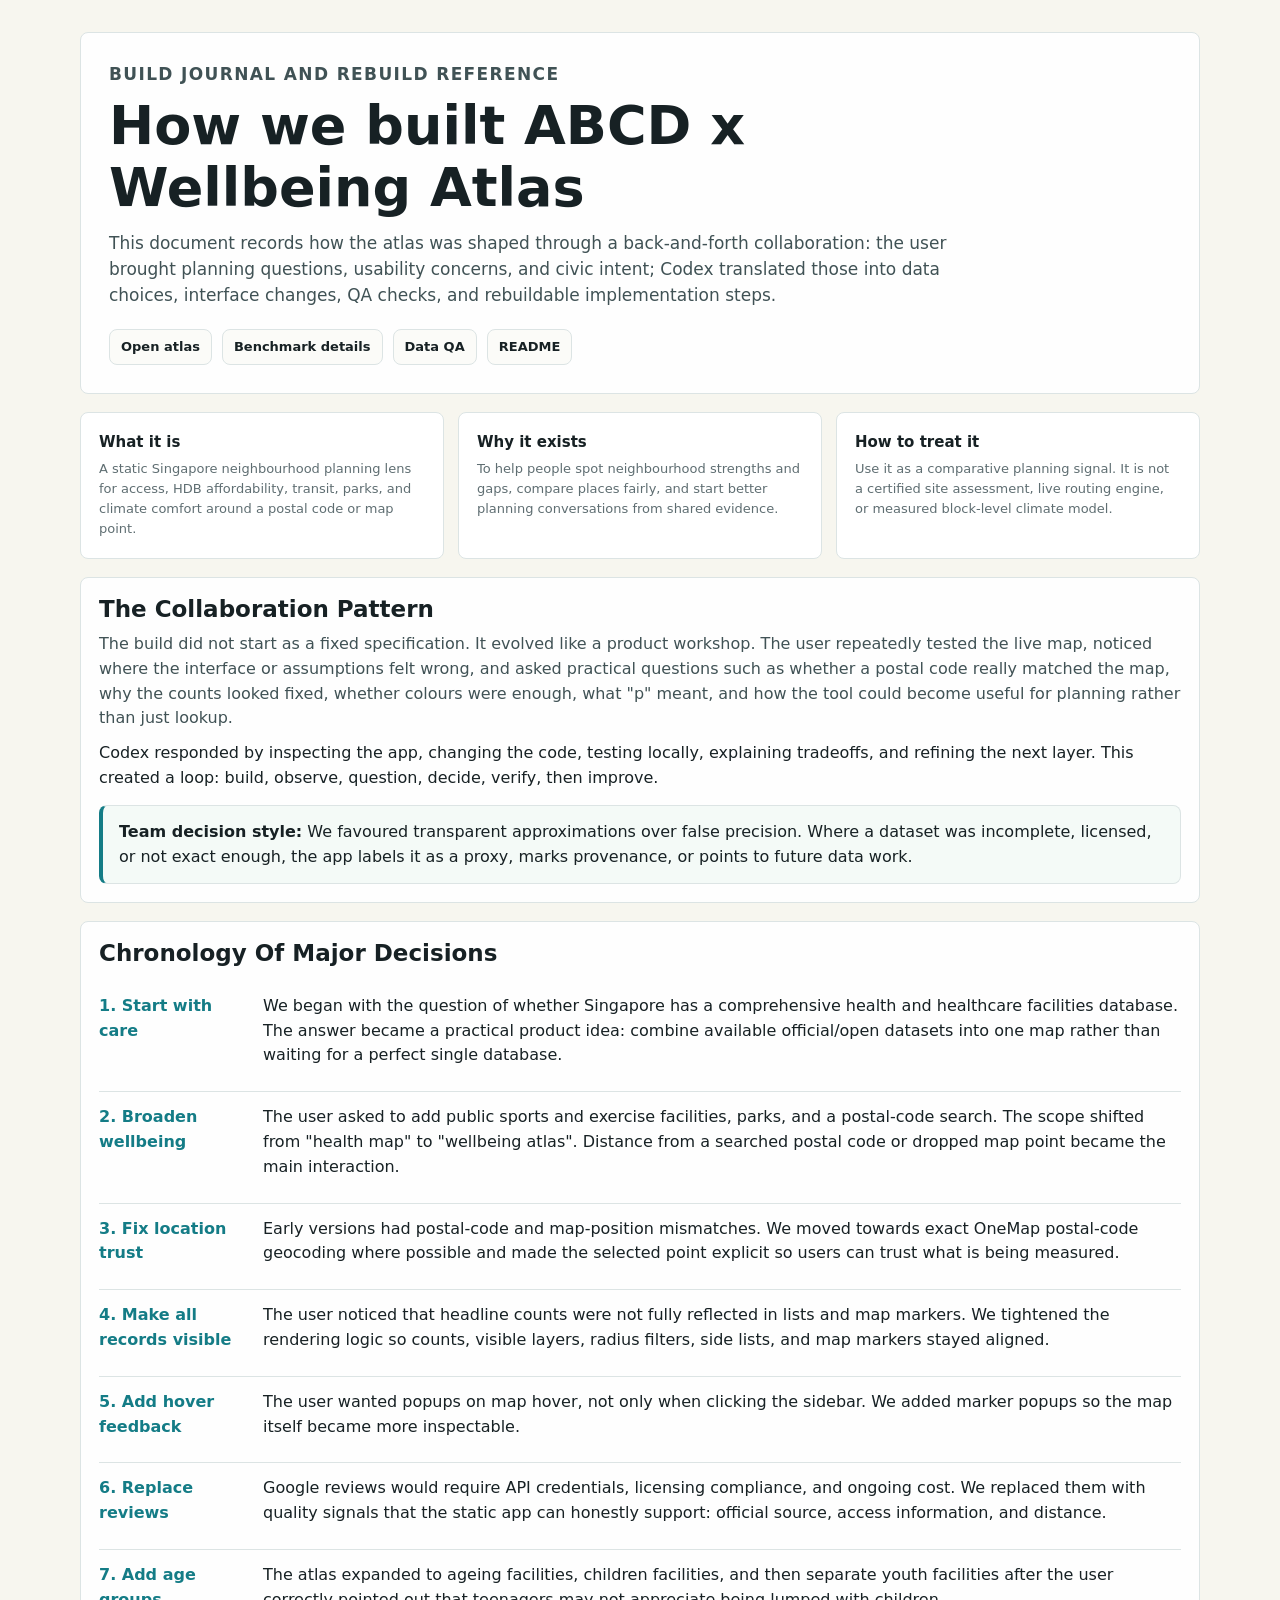
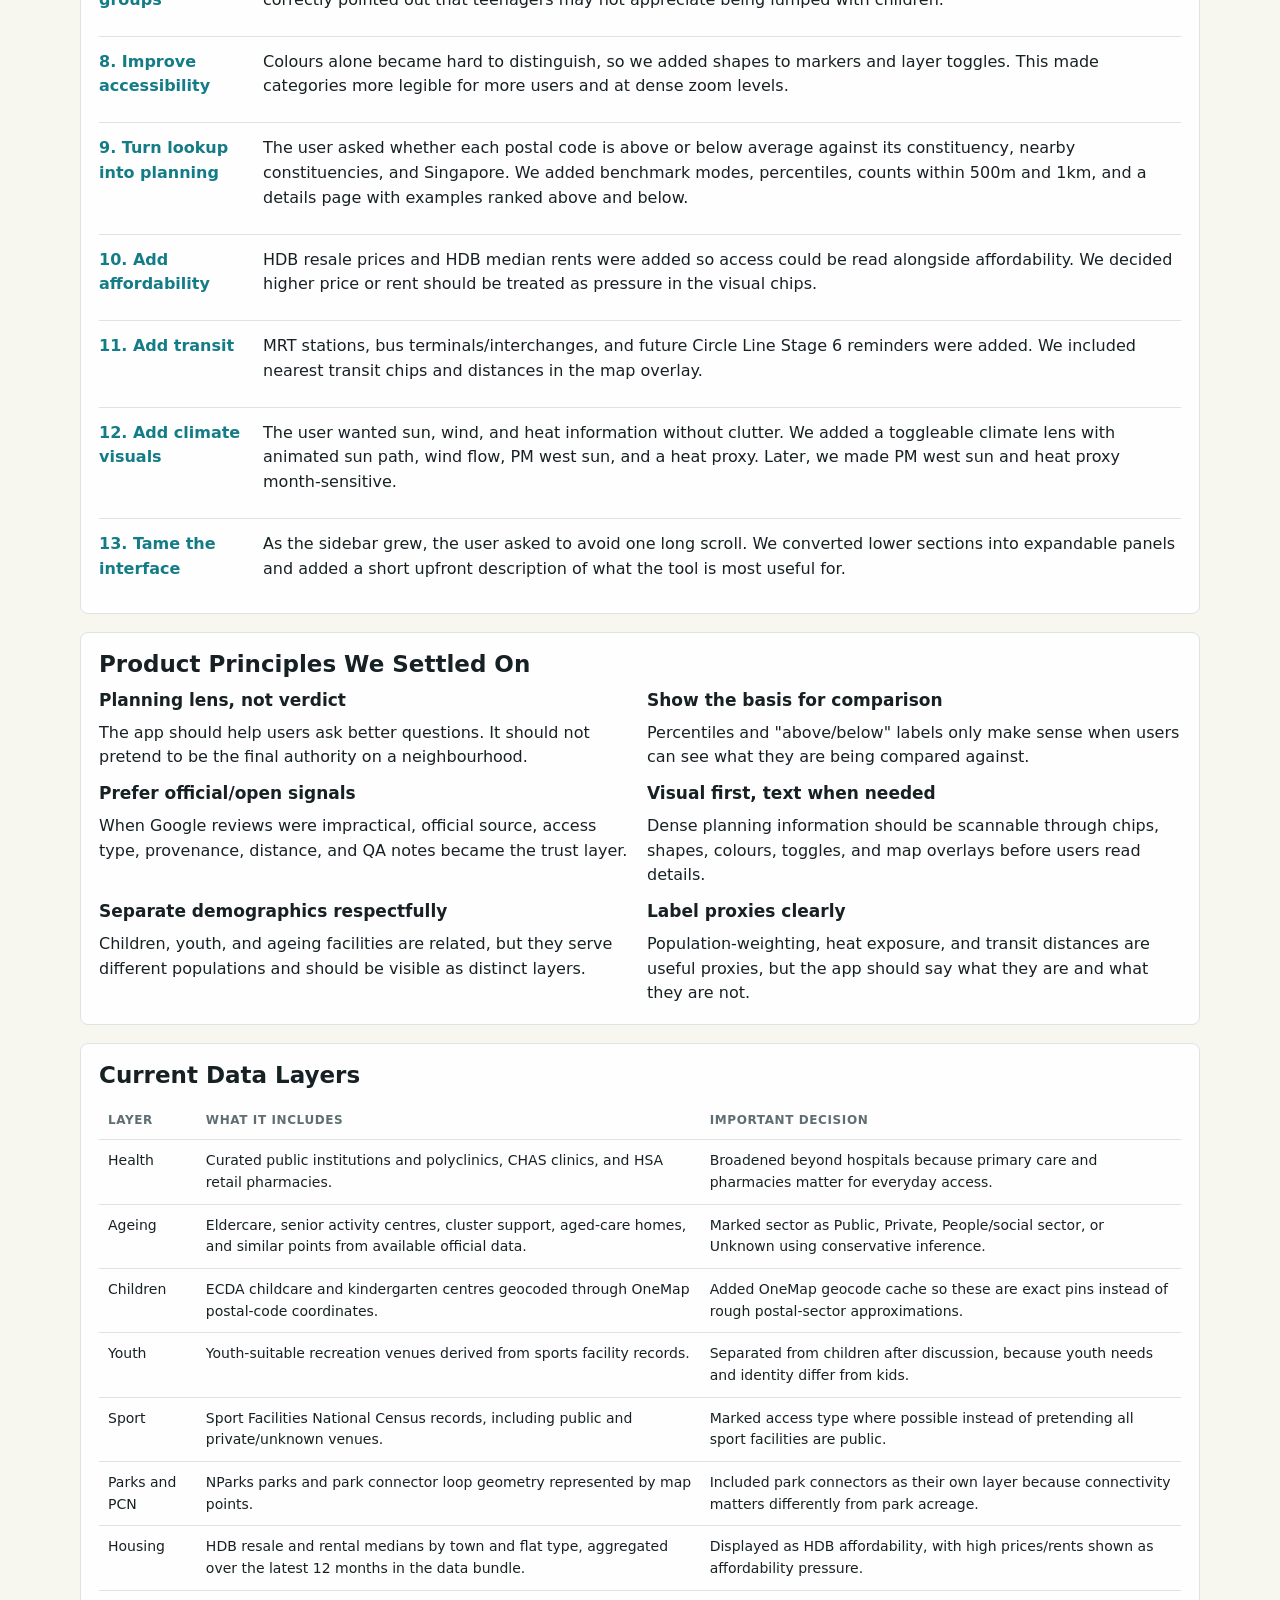
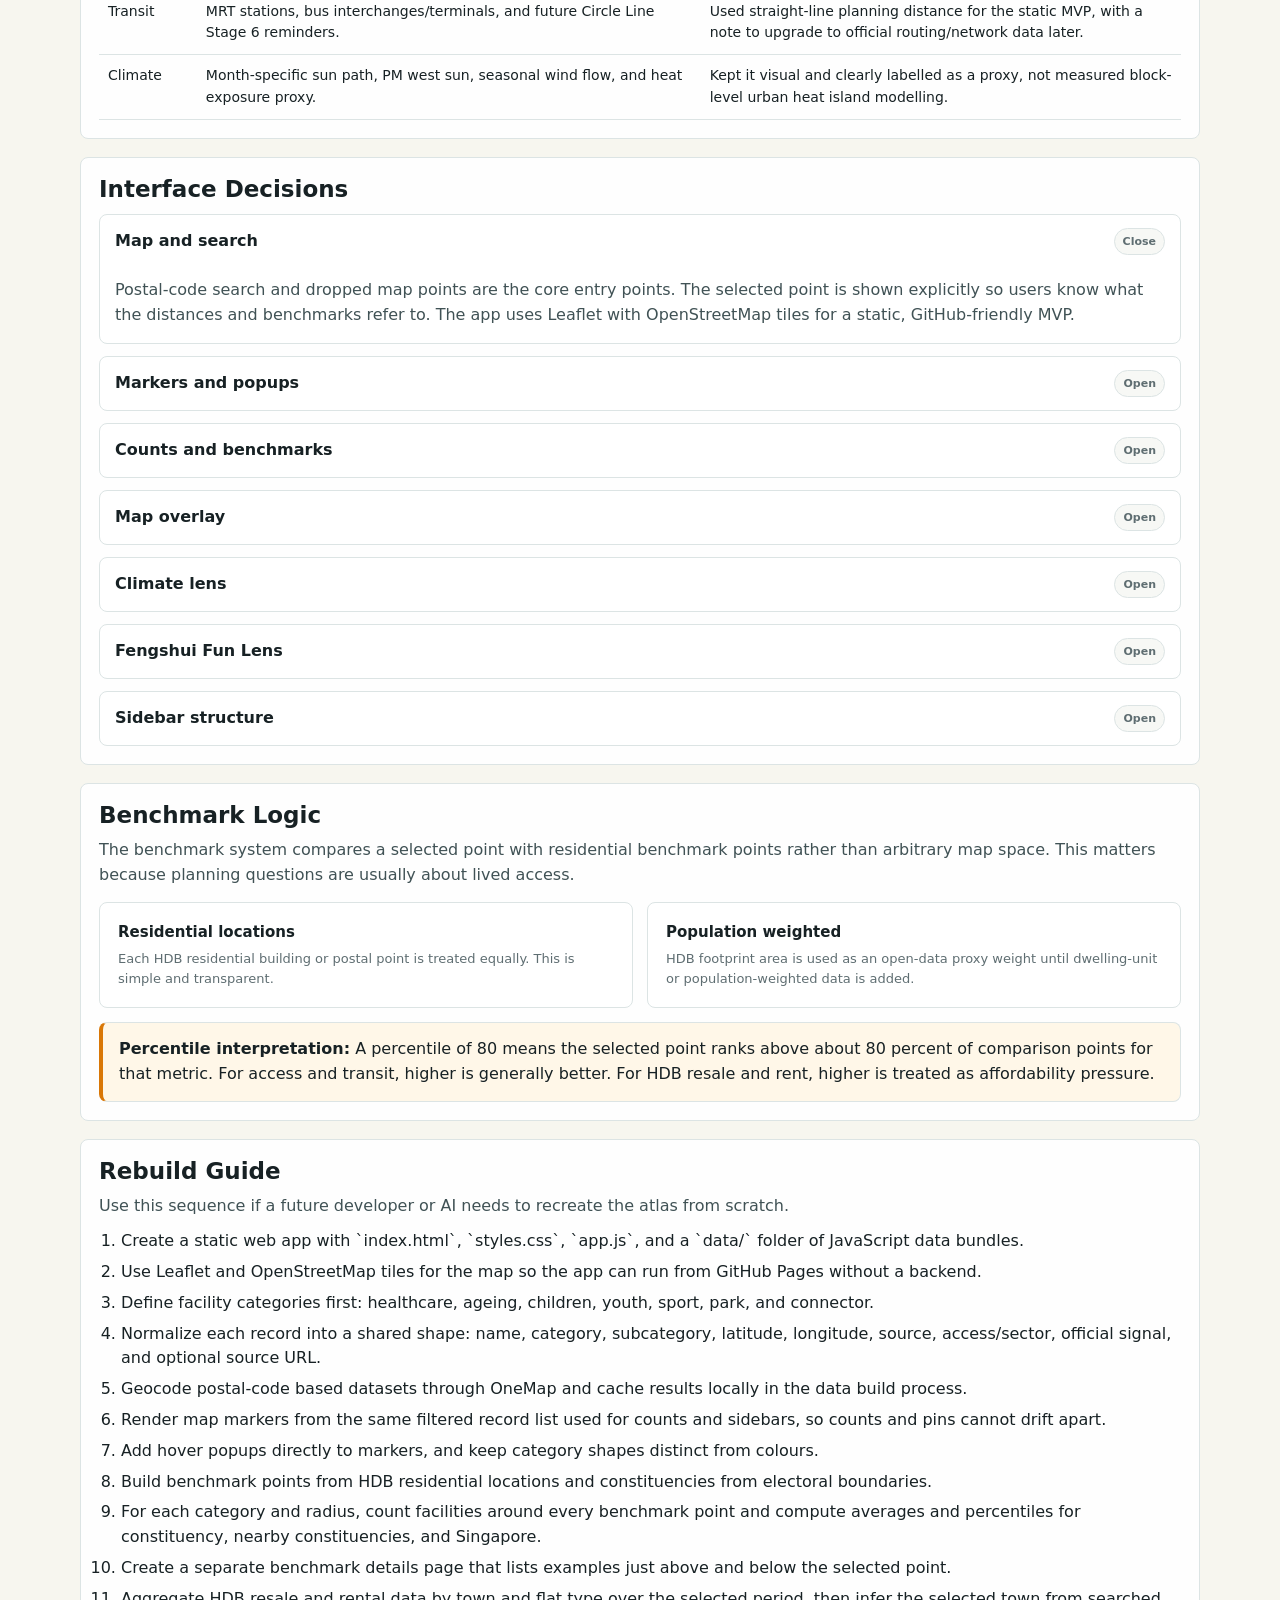
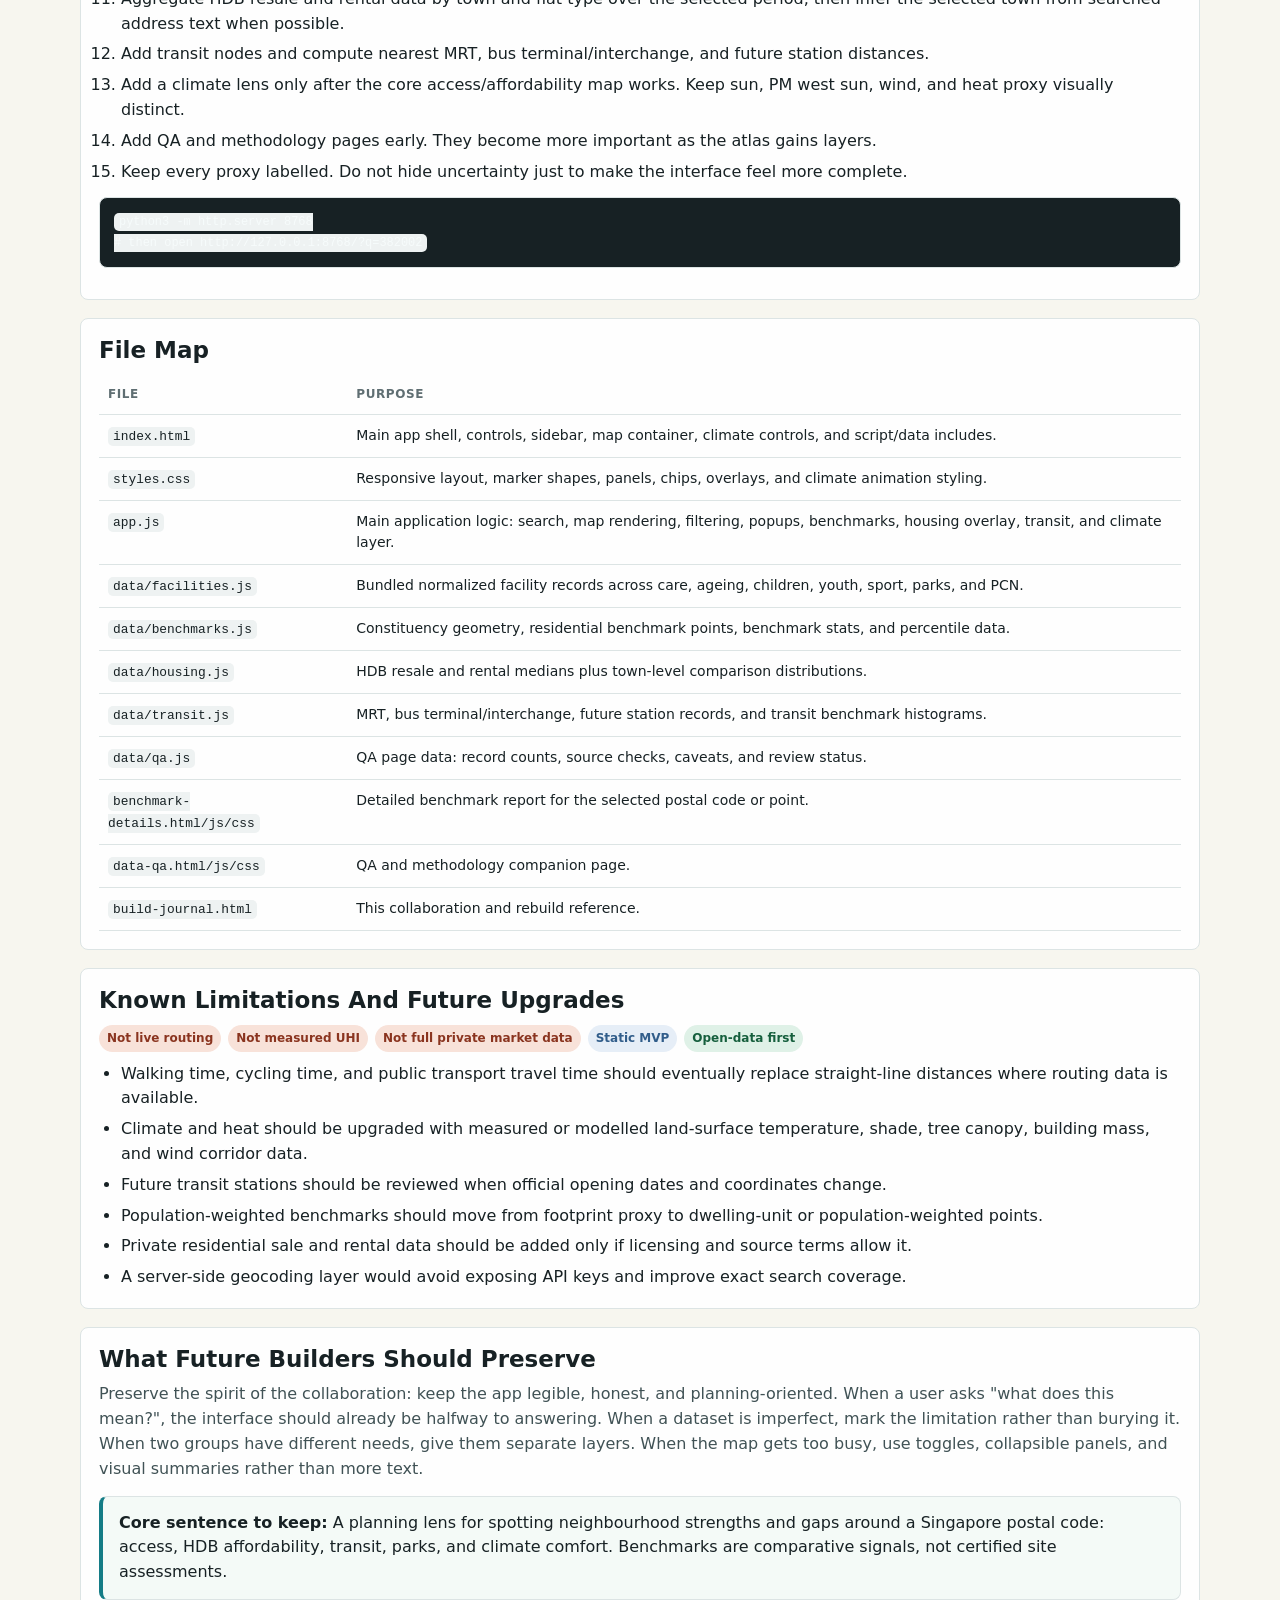
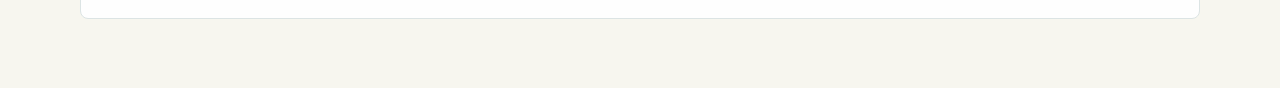
<file: wellness-map/build-journal.html>
<!doctype html>
<html lang="en">
  <head>
    <meta charset="utf-8" />
    <meta name="viewport" content="width=device-width, initial-scale=1" />
    <title>Build Journal - ABCD x Wellbeing Atlas</title>
    <style>
      :root {
        --ink: #172124;
        --muted: #5f6e72;
        --line: #dce4e4;
        --paper: #f7f6ef;
        --surface: #ffffff;
        --health: #147c86;
        --warm: #8a341f;
        --green: #165f3d;
        --blue: #315d8a;
      }

      * {
        box-sizing: border-box;
      }

      body {
        margin: 0;
        background: var(--paper);
        color: var(--ink);
        font-family: Inter, ui-sans-serif, system-ui, -apple-system, BlinkMacSystemFont, "Segoe UI", sans-serif;
        line-height: 1.55;
      }

      a {
        color: var(--blue);
        text-decoration: none;
      }

      a:hover {
        text-decoration: underline;
      }

      .page {
        width: min(1120px, calc(100% - 36px));
        margin: 0 auto;
        padding: 32px 0 54px;
      }

      .hero,
      .section,
      .callout,
      details {
        background: rgba(255, 255, 255, 0.92);
        border: 1px solid var(--line);
        border-radius: 8px;
      }

      .hero {
        padding: 28px;
        margin-bottom: 18px;
      }

      .eyebrow {
        margin: 0 0 8px;
        color: var(--muted);
        font-size: 12px;
        font-weight: 820;
        letter-spacing: 0.08em;
        text-transform: uppercase;
      }

      h1,
      h2,
      h3 {
        margin: 0;
        line-height: 1.15;
        letter-spacing: 0;
      }

      h1 {
        max-width: 920px;
        font-size: clamp(30px, 5vw, 54px);
      }

      h2 {
        font-size: 23px;
      }

      h3 {
        font-size: 17px;
      }

      p {
        margin: 10px 0 0;
      }

      .hero p {
        max-width: 860px;
        color: #405255;
        font-size: 17px;
      }

      .top-links {
        display: flex;
        flex-wrap: wrap;
        gap: 10px;
        margin-top: 20px;
      }

      .top-links a {
        display: inline-flex;
        align-items: center;
        min-height: 36px;
        padding: 7px 11px;
        border: 1px solid var(--line);
        border-radius: 8px;
        background: #fbfbf8;
        color: var(--ink);
        font-size: 13px;
        font-weight: 780;
      }

      .grid {
        display: grid;
        grid-template-columns: repeat(3, minmax(0, 1fr));
        gap: 14px;
        margin-bottom: 18px;
      }

      .card,
      .section {
        padding: 18px;
      }

      .card {
        background: #ffffff;
        border: 1px solid var(--line);
        border-radius: 8px;
      }

      .card strong {
        display: block;
        font-size: 15px;
      }

      .card span {
        display: block;
        margin-top: 5px;
        color: var(--muted);
        font-size: 13px;
      }

      .section {
        margin-bottom: 18px;
      }

      .section > h2 + p {
        color: #405255;
      }

      .callout {
        margin: 14px 0 0;
        padding: 14px 16px;
        border-left: 4px solid var(--health);
        background: #f4faf7;
      }

      .callout.warning {
        border-left-color: #d97706;
        background: #fff7e8;
      }

      .two-col {
        display: grid;
        grid-template-columns: 1fr 1fr;
        gap: 14px;
        margin-top: 14px;
      }

      ul,
      ol {
        margin: 10px 0 0;
        padding-left: 22px;
      }

      li + li {
        margin-top: 6px;
      }

      code {
        padding: 2px 5px;
        border-radius: 5px;
        background: #eef2f2;
        font-family: ui-monospace, SFMono-Regular, Menlo, Consolas, monospace;
        font-size: 0.92em;
      }

      pre {
        overflow-x: auto;
        padding: 14px;
        border: 1px solid var(--line);
        border-radius: 8px;
        background: #172124;
        color: #f6fbfb;
        font-size: 13px;
      }

      table {
        width: 100%;
        border-collapse: collapse;
        margin-top: 12px;
        font-size: 14px;
      }

      th,
      td {
        padding: 10px 9px;
        border-bottom: 1px solid var(--line);
        text-align: left;
        vertical-align: top;
      }

      th {
        color: var(--muted);
        font-size: 12px;
        letter-spacing: 0.05em;
        text-transform: uppercase;
      }

      details {
        margin: 12px 0 0;
        overflow: hidden;
      }

      summary {
        display: grid;
        grid-template-columns: 1fr auto;
        gap: 12px;
        align-items: center;
        padding: 13px 15px;
        cursor: pointer;
        font-weight: 860;
        list-style: none;
      }

      summary::-webkit-details-marker {
        display: none;
      }

      summary::after {
        content: "Open";
        padding: 4px 8px;
        border: 1px solid var(--line);
        border-radius: 999px;
        color: var(--muted);
        background: #f7f8f5;
        font-size: 11px;
        font-weight: 820;
      }

      details[open] summary::after {
        content: "Close";
      }

      .detail-body {
        padding: 0 15px 15px;
        color: #405255;
      }

      .tag-row {
        display: flex;
        flex-wrap: wrap;
        gap: 7px;
        margin-top: 12px;
      }

      .tag {
        display: inline-flex;
        align-items: center;
        min-height: 25px;
        padding: 4px 8px;
        border-radius: 999px;
        background: #eef2f2;
        color: #405255;
        font-size: 12px;
        font-weight: 780;
      }

      .tag.green {
        background: #dff1e7;
        color: var(--green);
      }

      .tag.rust {
        background: #f8e2d9;
        color: var(--warm);
      }

      .tag.blue {
        background: #e6eef7;
        color: var(--blue);
      }

      .timeline {
        display: grid;
        gap: 10px;
        margin-top: 14px;
      }

      .timeline-item {
        display: grid;
        grid-template-columns: 150px 1fr;
        gap: 14px;
        padding: 13px 0;
        border-top: 1px solid var(--line);
      }

      .timeline-item:first-child {
        border-top: 0;
      }

      .timeline-item strong {
        color: var(--health);
      }

      .timeline-item p {
        margin-top: 0;
      }

      .small {
        color: var(--muted);
        font-size: 13px;
      }

      @media (max-width: 820px) {
        .grid,
        .two-col {
          grid-template-columns: 1fr;
        }

        .timeline-item {
          grid-template-columns: 1fr;
          gap: 5px;
        }

        .hero,
        .section {
          padding: 18px;
        }
      }
    </style>
  </head>
  <body>
    <main class="page">
      <header class="hero">
        <p class="eyebrow">Build journal and rebuild reference</p>
        <h1>How we built ABCD x Wellbeing Atlas</h1>
        <p>
          This document records how the atlas was shaped through a back-and-forth collaboration: the user brought planning questions, usability concerns, and civic intent; Codex translated those into data choices, interface changes, QA checks, and rebuildable implementation steps.
        </p>
        <div class="top-links">
          <a href="./index.html">Open atlas</a>
          <a href="./benchmark-details.html">Benchmark details</a>
          <a href="./data-qa.html">Data QA</a>
          <a href="./README.md">README</a>
        </div>
      </header>

      <section class="grid" aria-label="Project summary">
        <article class="card">
          <strong>What it is</strong>
          <span>A static Singapore neighbourhood planning lens for access, HDB affordability, transit, parks, and climate comfort around a postal code or map point.</span>
        </article>
        <article class="card">
          <strong>Why it exists</strong>
          <span>To help people spot neighbourhood strengths and gaps, compare places fairly, and start better planning conversations from shared evidence.</span>
        </article>
        <article class="card">
          <strong>How to treat it</strong>
          <span>Use it as a comparative planning signal. It is not a certified site assessment, live routing engine, or measured block-level climate model.</span>
        </article>
      </section>

      <section class="section">
        <h2>The Collaboration Pattern</h2>
        <p>
          The build did not start as a fixed specification. It evolved like a product workshop. The user repeatedly tested the live map, noticed where the interface or assumptions felt wrong, and asked practical questions such as whether a postal code really matched the map, why the counts looked fixed, whether colours were enough, what "p" meant, and how the tool could become useful for planning rather than just lookup.
        </p>
        <p>
          Codex responded by inspecting the app, changing the code, testing locally, explaining tradeoffs, and refining the next layer. This created a loop: build, observe, question, decide, verify, then improve.
        </p>
        <div class="callout">
          <strong>Team decision style:</strong>
          We favoured transparent approximations over false precision. Where a dataset was incomplete, licensed, or not exact enough, the app labels it as a proxy, marks provenance, or points to future data work.
        </div>
      </section>

      <section class="section">
        <h2>Chronology Of Major Decisions</h2>
        <div class="timeline">
          <div class="timeline-item">
            <strong>1. Start with care</strong>
            <p>We began with the question of whether Singapore has a comprehensive health and healthcare facilities database. The answer became a practical product idea: combine available official/open datasets into one map rather than waiting for a perfect single database.</p>
          </div>
          <div class="timeline-item">
            <strong>2. Broaden wellbeing</strong>
            <p>The user asked to add public sports and exercise facilities, parks, and a postal-code search. The scope shifted from "health map" to "wellbeing atlas". Distance from a searched postal code or dropped map point became the main interaction.</p>
          </div>
          <div class="timeline-item">
            <strong>3. Fix location trust</strong>
            <p>Early versions had postal-code and map-position mismatches. We moved towards exact OneMap postal-code geocoding where possible and made the selected point explicit so users can trust what is being measured.</p>
          </div>
          <div class="timeline-item">
            <strong>4. Make all records visible</strong>
            <p>The user noticed that headline counts were not fully reflected in lists and map markers. We tightened the rendering logic so counts, visible layers, radius filters, side lists, and map markers stayed aligned.</p>
          </div>
          <div class="timeline-item">
            <strong>5. Add hover feedback</strong>
            <p>The user wanted popups on map hover, not only when clicking the sidebar. We added marker popups so the map itself became more inspectable.</p>
          </div>
          <div class="timeline-item">
            <strong>6. Replace reviews</strong>
            <p>Google reviews would require API credentials, licensing compliance, and ongoing cost. We replaced them with quality signals that the static app can honestly support: official source, access information, and distance.</p>
          </div>
          <div class="timeline-item">
            <strong>7. Add age groups</strong>
            <p>The atlas expanded to ageing facilities, children facilities, and then separate youth facilities after the user correctly pointed out that teenagers may not appreciate being lumped with children.</p>
          </div>
          <div class="timeline-item">
            <strong>8. Improve accessibility</strong>
            <p>Colours alone became hard to distinguish, so we added shapes to markers and layer toggles. This made categories more legible for more users and at dense zoom levels.</p>
          </div>
          <div class="timeline-item">
            <strong>9. Turn lookup into planning</strong>
            <p>The user asked whether each postal code is above or below average against its constituency, nearby constituencies, and Singapore. We added benchmark modes, percentiles, counts within 500m and 1km, and a details page with examples ranked above and below.</p>
          </div>
          <div class="timeline-item">
            <strong>10. Add affordability</strong>
            <p>HDB resale prices and HDB median rents were added so access could be read alongside affordability. We decided higher price or rent should be treated as pressure in the visual chips.</p>
          </div>
          <div class="timeline-item">
            <strong>11. Add transit</strong>
            <p>MRT stations, bus terminals/interchanges, and future Circle Line Stage 6 reminders were added. We included nearest transit chips and distances in the map overlay.</p>
          </div>
          <div class="timeline-item">
            <strong>12. Add climate visuals</strong>
            <p>The user wanted sun, wind, and heat information without clutter. We added a toggleable climate lens with animated sun path, wind flow, PM west sun, and a heat proxy. Later, we made PM west sun and heat proxy month-sensitive.</p>
          </div>
          <div class="timeline-item">
            <strong>13. Tame the interface</strong>
            <p>As the sidebar grew, the user asked to avoid one long scroll. We converted lower sections into expandable panels and added a short upfront description of what the tool is most useful for.</p>
          </div>
        </div>
      </section>

      <section class="section">
        <h2>Product Principles We Settled On</h2>
        <div class="two-col">
          <div>
            <h3>Planning lens, not verdict</h3>
            <p>The app should help users ask better questions. It should not pretend to be the final authority on a neighbourhood.</p>
          </div>
          <div>
            <h3>Show the basis for comparison</h3>
            <p>Percentiles and "above/below" labels only make sense when users can see what they are being compared against.</p>
          </div>
          <div>
            <h3>Prefer official/open signals</h3>
            <p>When Google reviews were impractical, official source, access type, provenance, distance, and QA notes became the trust layer.</p>
          </div>
          <div>
            <h3>Visual first, text when needed</h3>
            <p>Dense planning information should be scannable through chips, shapes, colours, toggles, and map overlays before users read details.</p>
          </div>
          <div>
            <h3>Separate demographics respectfully</h3>
            <p>Children, youth, and ageing facilities are related, but they serve different populations and should be visible as distinct layers.</p>
          </div>
          <div>
            <h3>Label proxies clearly</h3>
            <p>Population-weighting, heat exposure, and transit distances are useful proxies, but the app should say what they are and what they are not.</p>
          </div>
        </div>
      </section>

      <section class="section">
        <h2>Current Data Layers</h2>
        <table>
          <thead>
            <tr>
              <th>Layer</th>
              <th>What it includes</th>
              <th>Important decision</th>
            </tr>
          </thead>
          <tbody>
            <tr>
              <td>Health</td>
              <td>Curated public institutions and polyclinics, CHAS clinics, and HSA retail pharmacies.</td>
              <td>Broadened beyond hospitals because primary care and pharmacies matter for everyday access.</td>
            </tr>
            <tr>
              <td>Ageing</td>
              <td>Eldercare, senior activity centres, cluster support, aged-care homes, and similar points from available official data.</td>
              <td>Marked sector as Public, Private, People/social sector, or Unknown using conservative inference.</td>
            </tr>
            <tr>
              <td>Children</td>
              <td>ECDA childcare and kindergarten centres geocoded through OneMap postal-code coordinates.</td>
              <td>Added OneMap geocode cache so these are exact pins instead of rough postal-sector approximations.</td>
            </tr>
            <tr>
              <td>Youth</td>
              <td>Youth-suitable recreation venues derived from sports facility records.</td>
              <td>Separated from children after discussion, because youth needs and identity differ from kids.</td>
            </tr>
            <tr>
              <td>Sport</td>
              <td>Sport Facilities National Census records, including public and private/unknown venues.</td>
              <td>Marked access type where possible instead of pretending all sport facilities are public.</td>
            </tr>
            <tr>
              <td>Parks and PCN</td>
              <td>NParks parks and park connector loop geometry represented by map points.</td>
              <td>Included park connectors as their own layer because connectivity matters differently from park acreage.</td>
            </tr>
            <tr>
              <td>Housing</td>
              <td>HDB resale and rental medians by town and flat type, aggregated over the latest 12 months in the data bundle.</td>
              <td>Displayed as HDB affordability, with high prices/rents shown as affordability pressure.</td>
            </tr>
            <tr>
              <td>Transit</td>
              <td>MRT stations, bus interchanges/terminals, and future Circle Line Stage 6 reminders.</td>
              <td>Used straight-line planning distance for the static MVP, with a note to upgrade to official routing/network data later.</td>
            </tr>
            <tr>
              <td>Climate</td>
              <td>Month-specific sun path, PM west sun, seasonal wind flow, and heat exposure proxy.</td>
              <td>Kept it visual and clearly labelled as a proxy, not measured block-level urban heat island modelling.</td>
            </tr>
          </tbody>
        </table>
      </section>

      <section class="section">
        <h2>Interface Decisions</h2>
        <details open>
          <summary>Map and search</summary>
          <div class="detail-body">
            <p>Postal-code search and dropped map points are the core entry points. The selected point is shown explicitly so users know what the distances and benchmarks refer to. The app uses Leaflet with OpenStreetMap tiles for a static, GitHub-friendly MVP.</p>
          </div>
        </details>
        <details>
          <summary>Markers and popups</summary>
          <div class="detail-body">
            <p>Markers use both colour and shape. This was a direct response to the user noticing that colour alone was not visually clear enough. Popups appear on hover so the map can be explored without requiring sidebar clicks.</p>
          </div>
        </details>
        <details>
          <summary>Counts and benchmarks</summary>
          <div class="detail-body">
            <p>The sidebar shows counts at 500m, 1km, and the selected radius. Benchmark cards compare the selected point against its constituency, nearby constituencies, and Singapore. Percentile was changed from compact "p" notation to clearer explanatory text where needed.</p>
          </div>
        </details>
        <details>
          <summary>Map overlay</summary>
          <div class="detail-body">
            <p>The expandable overlay on the map summarises HDB affordability, access, transit, and city-centre proximity as visual chips. This was added so planning signals can be read on the map itself, not only in the left panel.</p>
          </div>
        </details>
        <details>
          <summary>Climate lens</summary>
          <div class="detail-body">
            <p>The climate layer is off by default. When opened, it zooms to a useful planning scale, shows animated sun and wind visuals, and restores the previous map view when closed. PM west sun rotates with the month, the sun path has simple roughly three-hour time tags, and heat proxy responds to greenery, centrality, PM sun, and wind season.</p>
          </div>
        </details>
        <details>
          <summary>Fengshui Fun Lens</summary>
          <div class="detail-body">
            <p>A compact playful card in the expanded map overlay translates existing signals into Water, Green, Flow, Heat, and Balance bars. It is deliberately labelled fun, not formal, and does not add a separate map layer or claim to be a traditional assessment.</p>
          </div>
        </details>
        <details>
          <summary>Sidebar structure</summary>
          <div class="detail-body">
            <p>After the app accumulated many useful sections, lower panels became collapsible: benchmark scores, housing, nearest by category, nearest overall, and facility list. This keeps the first screen focused while preserving depth.</p>
          </div>
        </details>
      </section>

      <section class="section">
        <h2>Benchmark Logic</h2>
        <p>
          The benchmark system compares a selected point with residential benchmark points rather than arbitrary map space. This matters because planning questions are usually about lived access.
        </p>
        <div class="two-col">
          <div class="card">
            <strong>Residential locations</strong>
            <span>Each HDB residential building or postal point is treated equally. This is simple and transparent.</span>
          </div>
          <div class="card">
            <strong>Population weighted</strong>
            <span>HDB footprint area is used as an open-data proxy weight until dwelling-unit or population-weighted data is added.</span>
          </div>
        </div>
        <div class="callout warning">
          <strong>Percentile interpretation:</strong>
          A percentile of 80 means the selected point ranks above about 80 percent of comparison points for that metric. For access and transit, higher is generally better. For HDB resale and rent, higher is treated as affordability pressure.
        </div>
      </section>

      <section class="section">
        <h2>Rebuild Guide</h2>
        <p>Use this sequence if a future developer or AI needs to recreate the atlas from scratch.</p>
        <ol>
          <li>Create a static web app with `index.html`, `styles.css`, `app.js`, and a `data/` folder of JavaScript data bundles.</li>
          <li>Use Leaflet and OpenStreetMap tiles for the map so the app can run from GitHub Pages without a backend.</li>
          <li>Define facility categories first: healthcare, ageing, children, youth, sport, park, and connector.</li>
          <li>Normalize each record into a shared shape: name, category, subcategory, latitude, longitude, source, access/sector, official signal, and optional source URL.</li>
          <li>Geocode postal-code based datasets through OneMap and cache results locally in the data build process.</li>
          <li>Render map markers from the same filtered record list used for counts and sidebars, so counts and pins cannot drift apart.</li>
          <li>Add hover popups directly to markers, and keep category shapes distinct from colours.</li>
          <li>Build benchmark points from HDB residential locations and constituencies from electoral boundaries.</li>
          <li>For each category and radius, count facilities around every benchmark point and compute averages and percentiles for constituency, nearby constituencies, and Singapore.</li>
          <li>Create a separate benchmark details page that lists examples just above and below the selected point.</li>
          <li>Aggregate HDB resale and rental data by town and flat type over the selected period, then infer the selected town from searched address text when possible.</li>
          <li>Add transit nodes and compute nearest MRT, bus terminal/interchange, and future station distances.</li>
          <li>Add a climate lens only after the core access/affordability map works. Keep sun, PM west sun, wind, and heat proxy visually distinct.</li>
          <li>Add QA and methodology pages early. They become more important as the atlas gains layers.</li>
          <li>Keep every proxy labelled. Do not hide uncertainty just to make the interface feel more complete.</li>
        </ol>
        <pre><code>python3 -m http.server 8768
# then open http://127.0.0.1:8768/?q=382002</code></pre>
      </section>

      <section class="section">
        <h2>File Map</h2>
        <table>
          <thead>
            <tr>
              <th>File</th>
              <th>Purpose</th>
            </tr>
          </thead>
          <tbody>
            <tr>
              <td><code>index.html</code></td>
              <td>Main app shell, controls, sidebar, map container, climate controls, and script/data includes.</td>
            </tr>
            <tr>
              <td><code>styles.css</code></td>
              <td>Responsive layout, marker shapes, panels, chips, overlays, and climate animation styling.</td>
            </tr>
            <tr>
              <td><code>app.js</code></td>
              <td>Main application logic: search, map rendering, filtering, popups, benchmarks, housing overlay, transit, and climate layer.</td>
            </tr>
            <tr>
              <td><code>data/facilities.js</code></td>
              <td>Bundled normalized facility records across care, ageing, children, youth, sport, parks, and PCN.</td>
            </tr>
            <tr>
              <td><code>data/benchmarks.js</code></td>
              <td>Constituency geometry, residential benchmark points, benchmark stats, and percentile data.</td>
            </tr>
            <tr>
              <td><code>data/housing.js</code></td>
              <td>HDB resale and rental medians plus town-level comparison distributions.</td>
            </tr>
            <tr>
              <td><code>data/transit.js</code></td>
              <td>MRT, bus terminal/interchange, future station records, and transit benchmark histograms.</td>
            </tr>
            <tr>
              <td><code>data/qa.js</code></td>
              <td>QA page data: record counts, source checks, caveats, and review status.</td>
            </tr>
            <tr>
              <td><code>benchmark-details.html/js/css</code></td>
              <td>Detailed benchmark report for the selected postal code or point.</td>
            </tr>
            <tr>
              <td><code>data-qa.html/js/css</code></td>
              <td>QA and methodology companion page.</td>
            </tr>
            <tr>
              <td><code>build-journal.html</code></td>
              <td>This collaboration and rebuild reference.</td>
            </tr>
          </tbody>
        </table>
      </section>

      <section class="section">
        <h2>Known Limitations And Future Upgrades</h2>
        <div class="tag-row">
          <span class="tag rust">Not live routing</span>
          <span class="tag rust">Not measured UHI</span>
          <span class="tag rust">Not full private market data</span>
          <span class="tag blue">Static MVP</span>
          <span class="tag green">Open-data first</span>
        </div>
        <ul>
          <li>Walking time, cycling time, and public transport travel time should eventually replace straight-line distances where routing data is available.</li>
          <li>Climate and heat should be upgraded with measured or modelled land-surface temperature, shade, tree canopy, building mass, and wind corridor data.</li>
          <li>Future transit stations should be reviewed when official opening dates and coordinates change.</li>
          <li>Population-weighted benchmarks should move from footprint proxy to dwelling-unit or population-weighted points.</li>
          <li>Private residential sale and rental data should be added only if licensing and source terms allow it.</li>
          <li>A server-side geocoding layer would avoid exposing API keys and improve exact search coverage.</li>
        </ul>
      </section>

      <section class="section">
        <h2>What Future Builders Should Preserve</h2>
        <p>
          Preserve the spirit of the collaboration: keep the app legible, honest, and planning-oriented. When a user asks "what does this mean?", the interface should already be halfway to answering. When a dataset is imperfect, mark the limitation rather than burying it. When two groups have different needs, give them separate layers. When the map gets too busy, use toggles, collapsible panels, and visual summaries rather than more text.
        </p>
        <div class="callout">
          <strong>Core sentence to keep:</strong>
          A planning lens for spotting neighbourhood strengths and gaps around a Singapore postal code: access, HDB affordability, transit, parks, and climate comfort. Benchmarks are comparative signals, not certified site assessments.
        </div>
      </section>
    </main>
    <script data-goatcounter="https://kr48vr.goatcounter.com/count" async src="//gc.zgo.at/count.js"></script>
  </body>
</html>
</file>
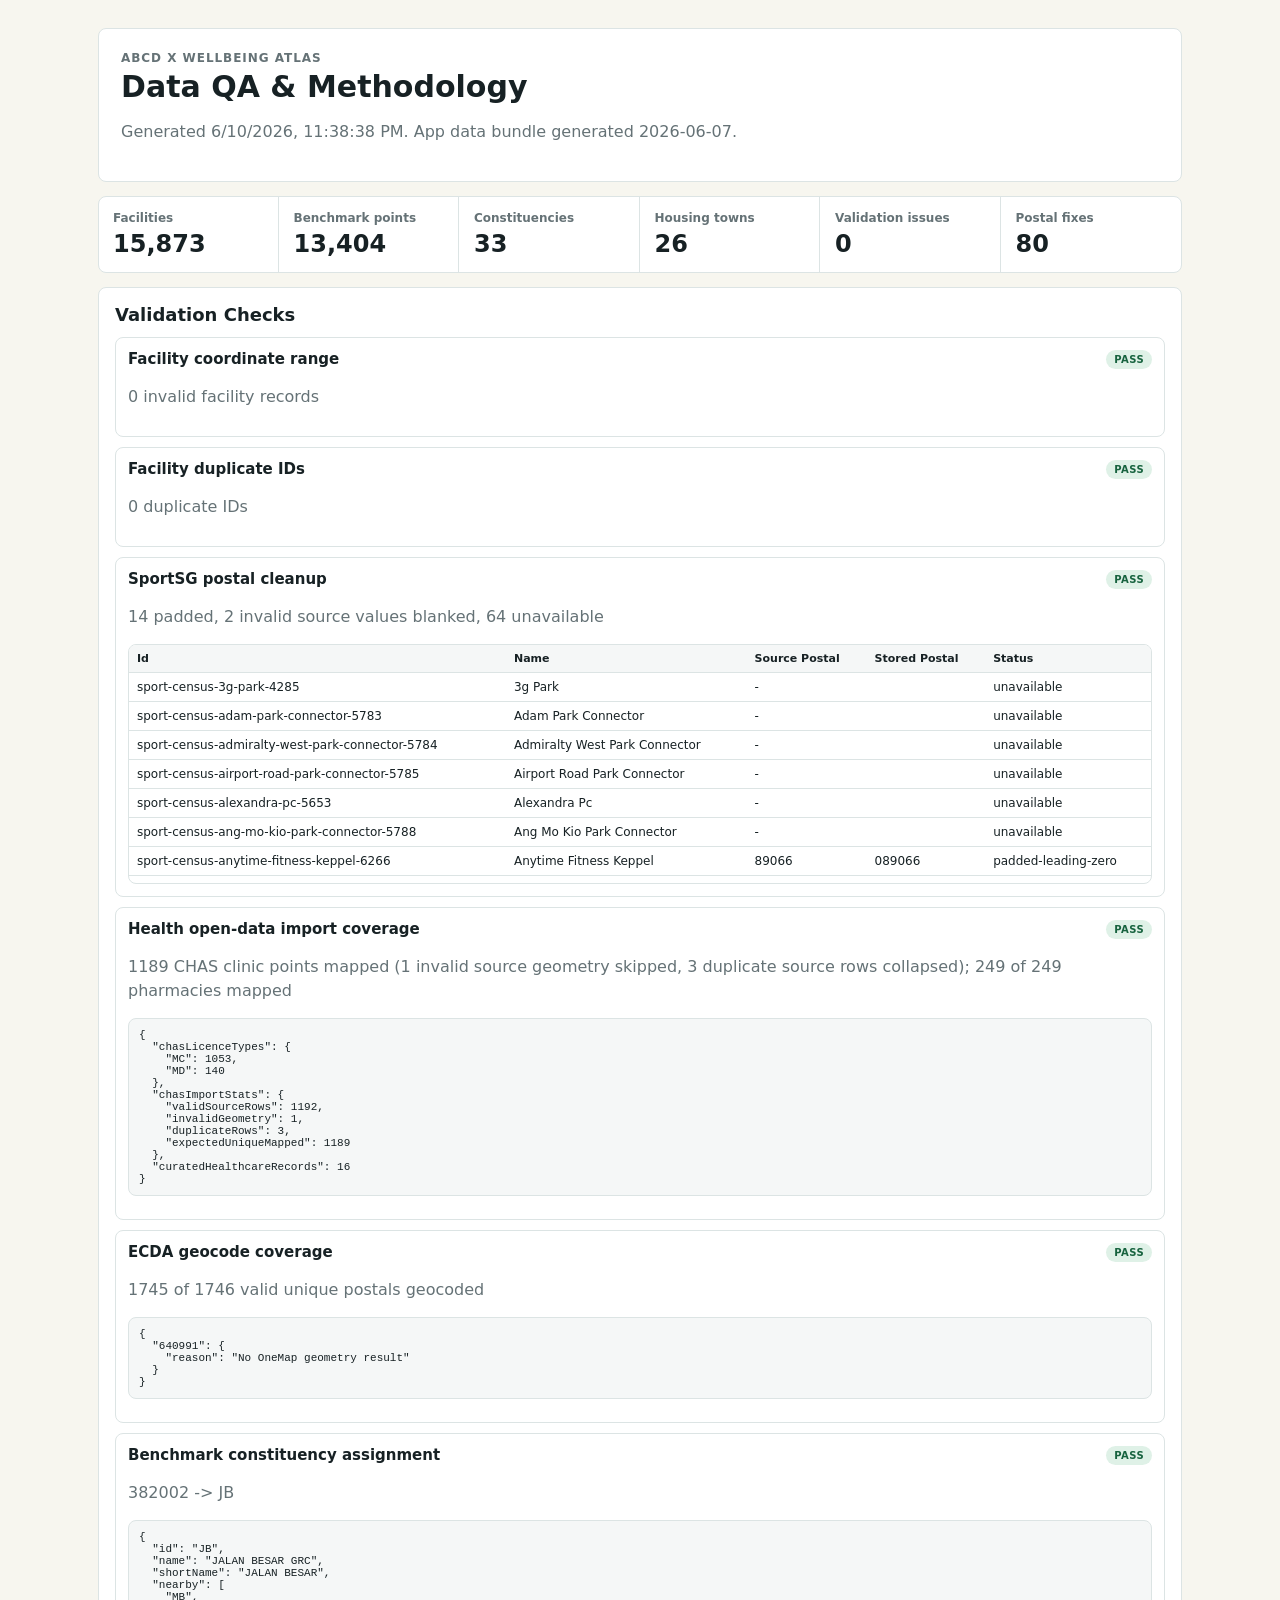
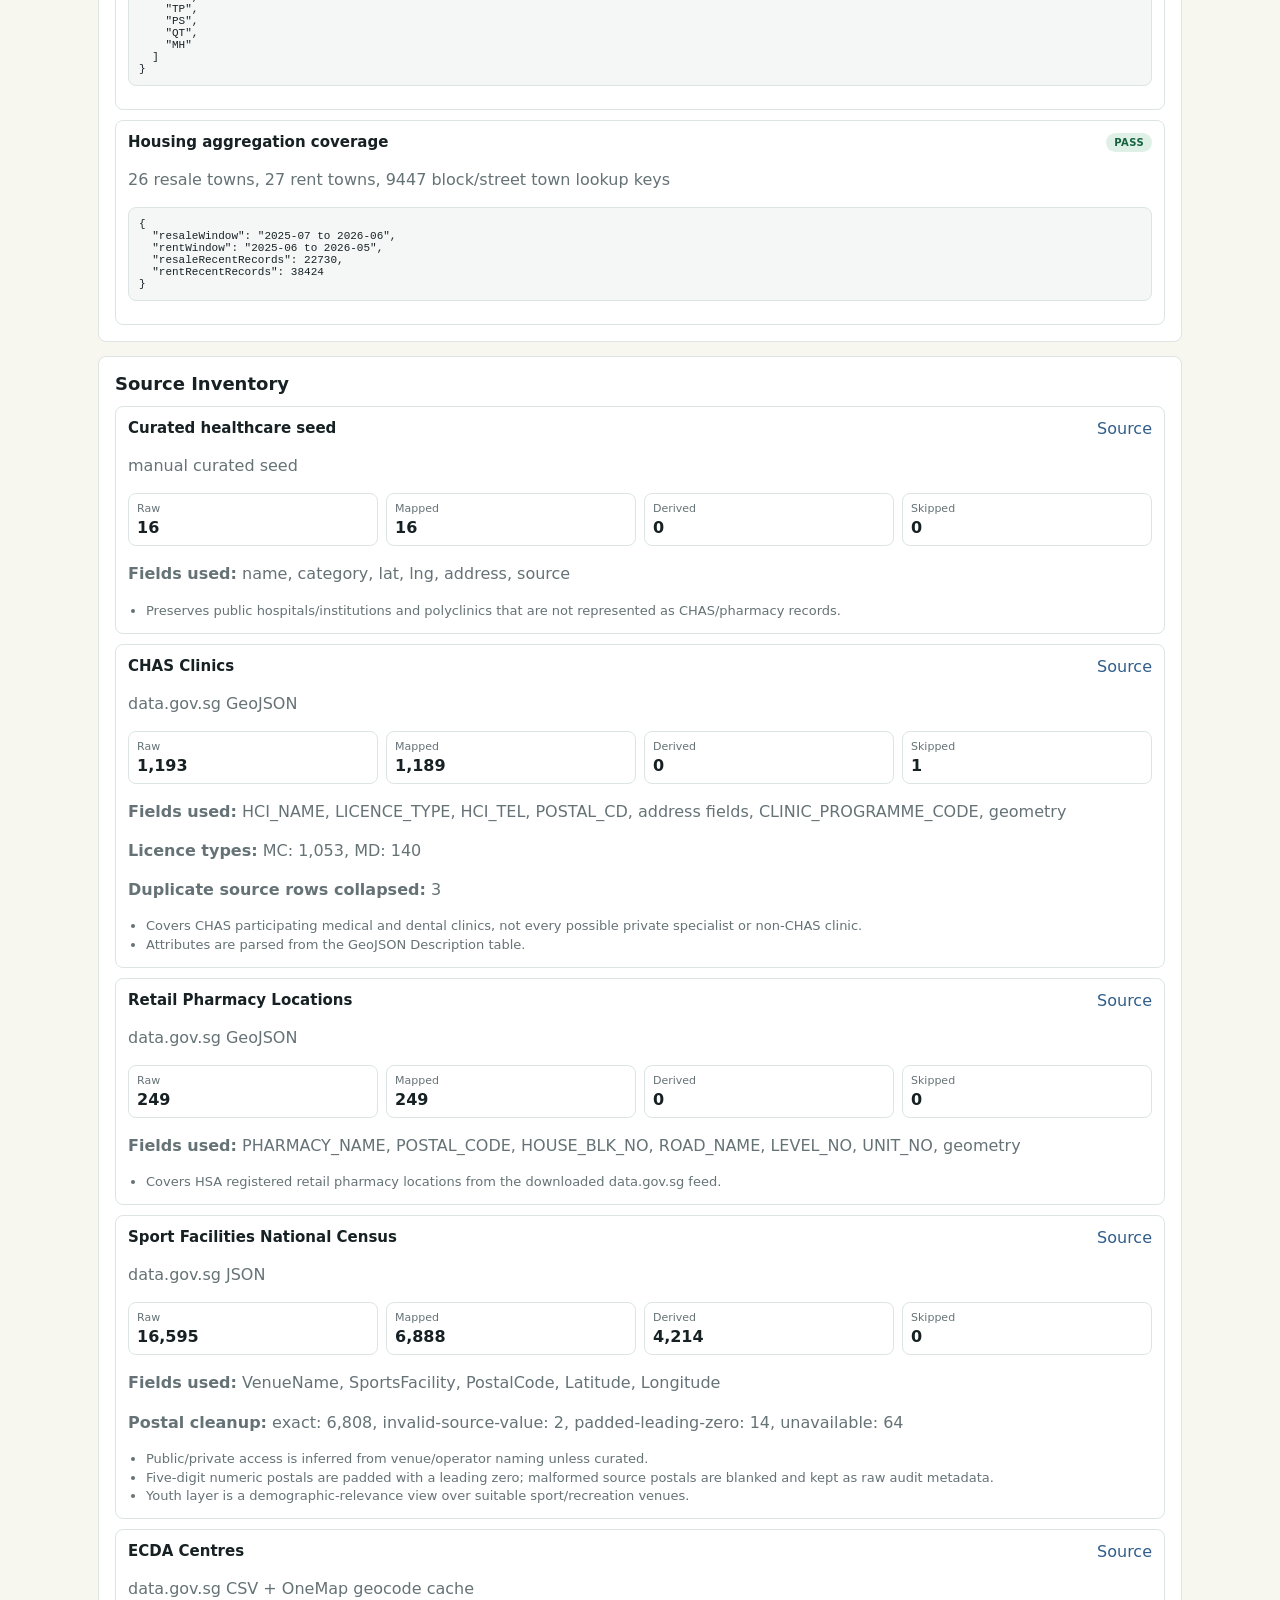
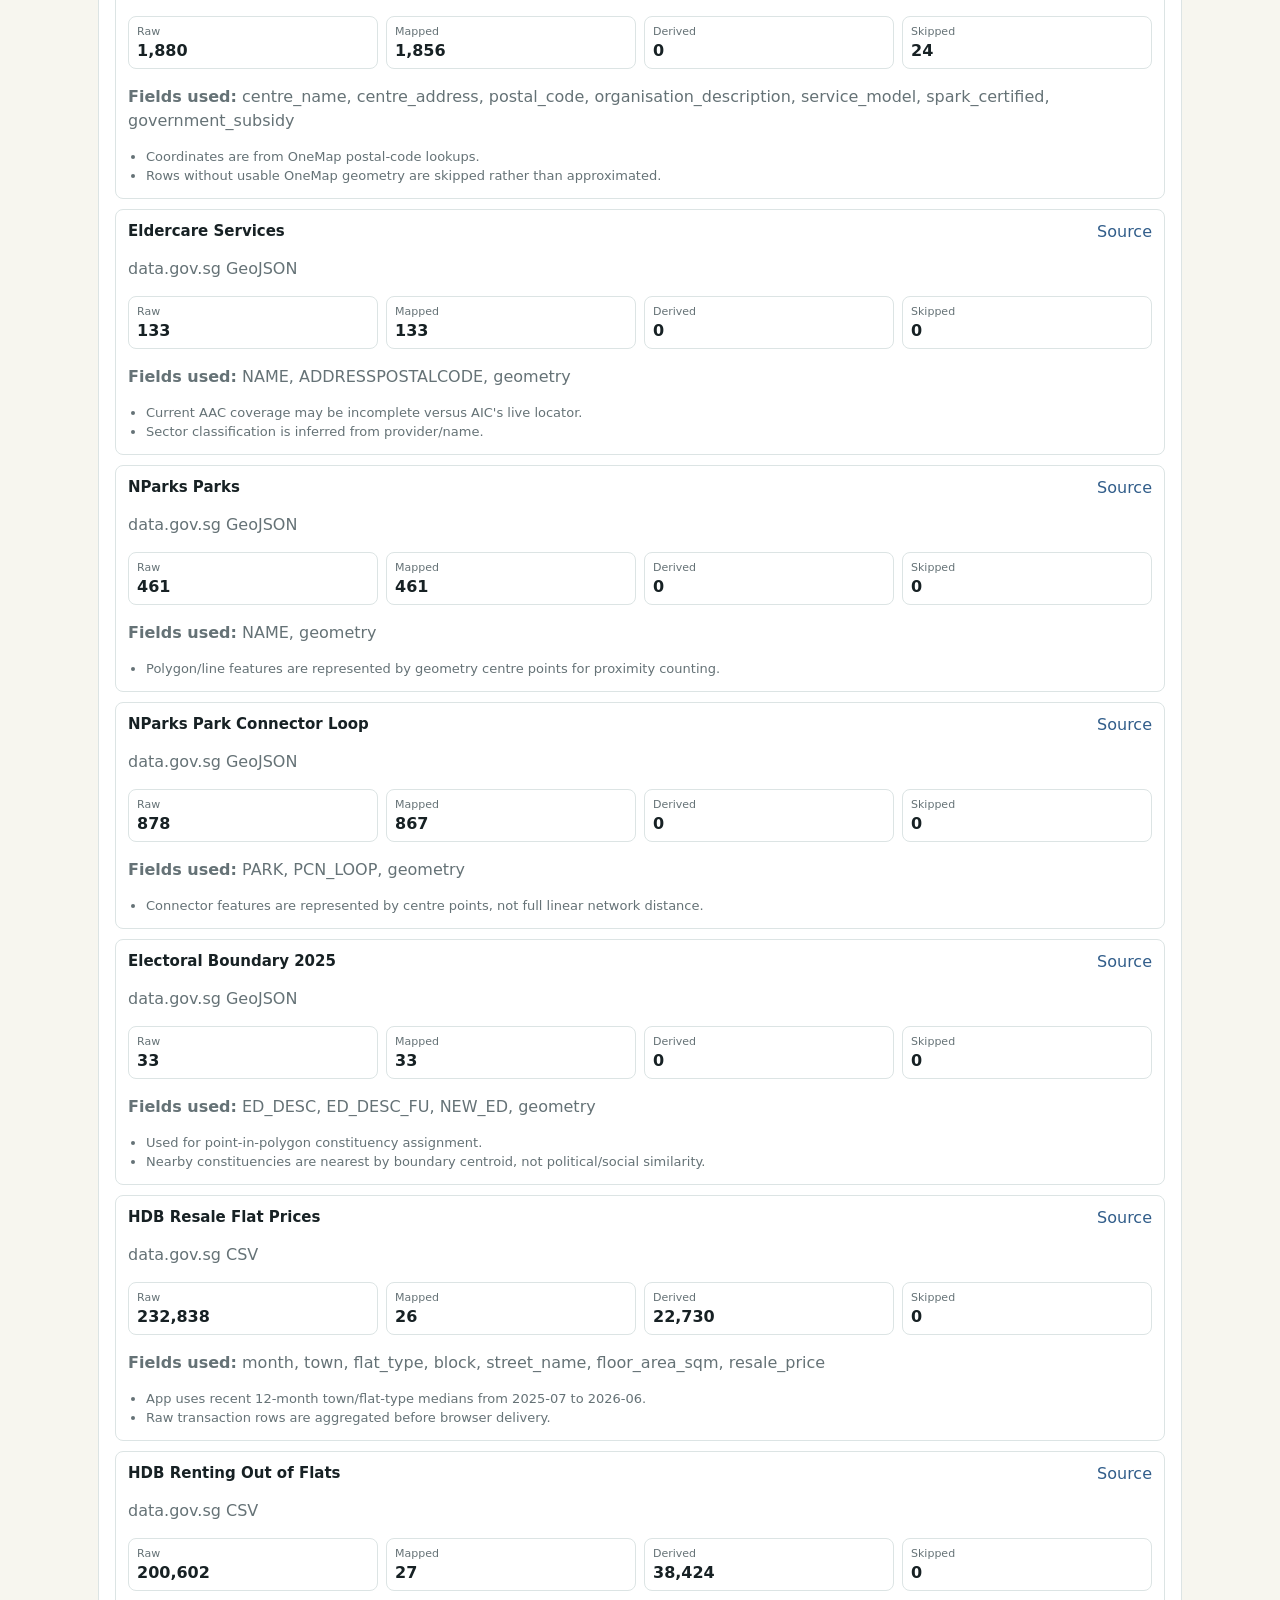
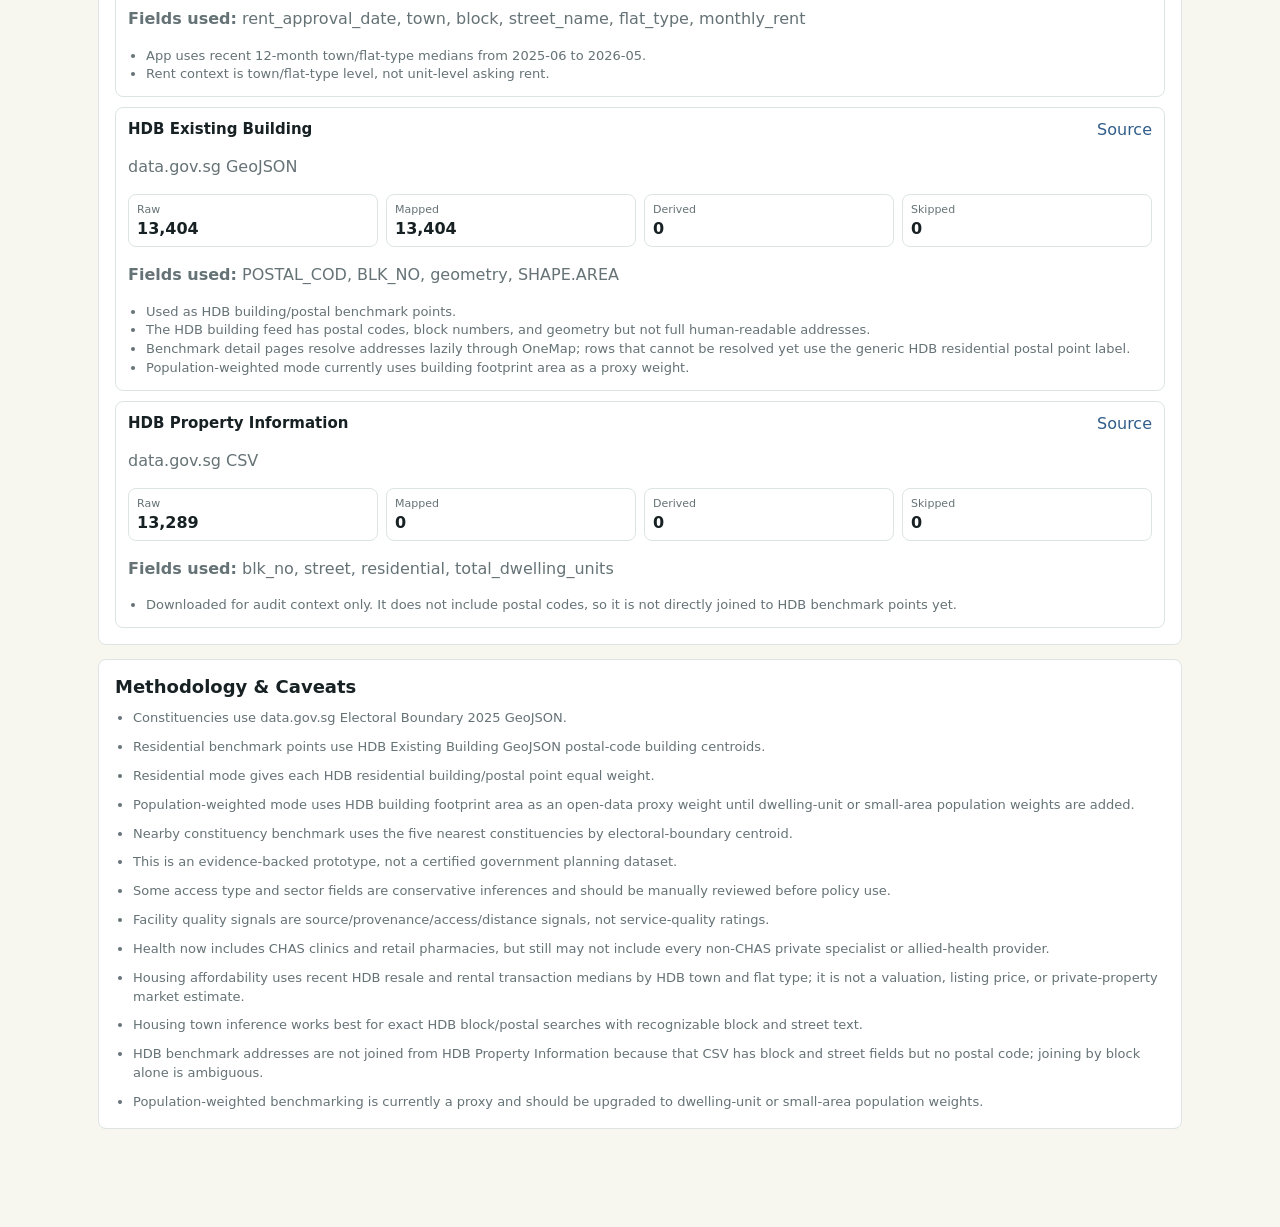
<file: wellness-map/data-qa.html>
<!doctype html>
<html lang="en">
  <head>
    <meta charset="utf-8" />
    <meta name="viewport" content="width=device-width, initial-scale=1" />
    <title>Data QA &amp; Methodology | ABCD x Wellbeing Atlas</title>
    <link rel="stylesheet" href="./data-qa.css?v=2" />
  </head>
  <body>
    <main class="qa-shell">
      <header class="qa-header">
        <p class="eyebrow">ABCD x Wellbeing Atlas</p>
        <h1>Data QA & Methodology</h1>
        <p id="qa-subtitle">Loading validation summary...</p>
      </header>

      <section id="qa-summary" class="qa-summary"></section>
      <section id="qa-validations" class="qa-section"></section>
      <section id="qa-sources" class="qa-section"></section>
      <section id="qa-caveats" class="qa-section"></section>
    </main>

    <script src="./data/qa.js?v=4"></script>
    <script src="./data-qa.js?v=4"></script>
    <script data-goatcounter="https://kr48vr.goatcounter.com/count" async src="//gc.zgo.at/count.js"></script>
  </body>
</html>
</file>
<file: wellness-map/data-qa.css>
:root {
  --ink: #172124;
  --muted: #657276;
  --line: #dce4e4;
  --paper: #f7f6ef;
  --surface: #ffffff;
  --pass: #17633f;
  --review: #9a492d;
}

* {
  box-sizing: border-box;
}

body {
  margin: 0;
  background: var(--paper);
  color: var(--ink);
  font-family: Inter, ui-sans-serif, system-ui, -apple-system, BlinkMacSystemFont, "Segoe UI", sans-serif;
}

.qa-shell {
  max-width: 1120px;
  margin: 0 auto;
  padding: 28px 18px 48px;
}

.qa-header,
.qa-section,
.qa-summary {
  background: var(--surface);
  border: 1px solid var(--line);
  border-radius: 8px;
}

.qa-header {
  padding: 22px;
}

.eyebrow {
  margin: 0 0 5px;
  color: var(--muted);
  font-size: 12px;
  text-transform: uppercase;
  letter-spacing: 0.08em;
  font-weight: 800;
}

h1,
h2,
h3,
p {
  letter-spacing: 0;
}

h1 {
  margin: 0;
  font-size: 30px;
  line-height: 1.12;
}

.qa-header p:last-child,
.muted {
  color: var(--muted);
  line-height: 1.45;
}

.qa-summary {
  display: grid;
  grid-template-columns: repeat(auto-fit, minmax(160px, 1fr));
  gap: 1px;
  overflow: hidden;
  margin: 14px 0;
}

.metric {
  padding: 14px;
  border-right: 1px solid var(--line);
}

.metric:last-child {
  border-right: 0;
}

.metric span {
  display: block;
  color: var(--muted);
  font-size: 12px;
  font-weight: 760;
}

.metric strong {
  display: block;
  margin-top: 5px;
  font-size: 24px;
}

.qa-section {
  padding: 16px;
  margin-bottom: 14px;
}

.qa-section h2 {
  margin: 0 0 12px;
  font-size: 18px;
}

.validation-list,
.source-list,
.caveat-list {
  display: grid;
  gap: 10px;
}

.validation-card,
.source-card {
  border: 1px solid var(--line);
  border-radius: 8px;
  padding: 12px;
}

.card-head {
  display: flex;
  align-items: start;
  justify-content: space-between;
  gap: 12px;
  margin-bottom: 8px;
}

.card-head h3 {
  margin: 0;
  font-size: 15px;
}

.status {
  border-radius: 999px;
  padding: 4px 8px;
  font-size: 10px;
  font-weight: 820;
  text-transform: uppercase;
  letter-spacing: 0.04em;
}

.status.pass {
  color: var(--pass);
  background: #dff1e7;
}

.status.review {
  color: var(--review);
  background: #f8e2d9;
}

.source-grid {
  display: grid;
  grid-template-columns: repeat(4, 1fr);
  gap: 8px;
  margin: 10px 0;
}

.source-grid div {
  border: 1px solid var(--line);
  border-radius: 8px;
  padding: 8px;
}

.source-grid span {
  display: block;
  color: var(--muted);
  font-size: 11px;
}

.source-grid strong {
  display: block;
  margin-top: 3px;
}

.tag-list,
.caveat-list {
  margin: 0;
  padding-left: 18px;
  color: var(--muted);
  font-size: 13px;
  line-height: 1.45;
}

a {
  color: #315d8a;
  text-decoration: none;
}

a:hover {
  text-decoration: underline;
}

pre {
  max-height: 220px;
  overflow: auto;
  background: #f5f7f7;
  border: 1px solid var(--line);
  border-radius: 8px;
  padding: 10px;
  font-size: 11px;
}

.detail-table-wrap {
  max-height: 240px;
  overflow: auto;
  border: 1px solid var(--line);
  border-radius: 8px;
}

.detail-table {
  width: 100%;
  border-collapse: collapse;
  font-size: 12px;
}

.detail-table th,
.detail-table td {
  padding: 7px 8px;
  border-bottom: 1px solid var(--line);
  text-align: left;
  vertical-align: top;
}

.detail-table th {
  position: sticky;
  top: 0;
  background: #f5f7f7;
  font-size: 11px;
}

@media (max-width: 820px) {
  .source-grid {
    grid-template-columns: 1fr 1fr;
  }
}

@media (max-width: 520px) {
  .source-grid {
    grid-template-columns: 1fr;
  }
}
</file>
